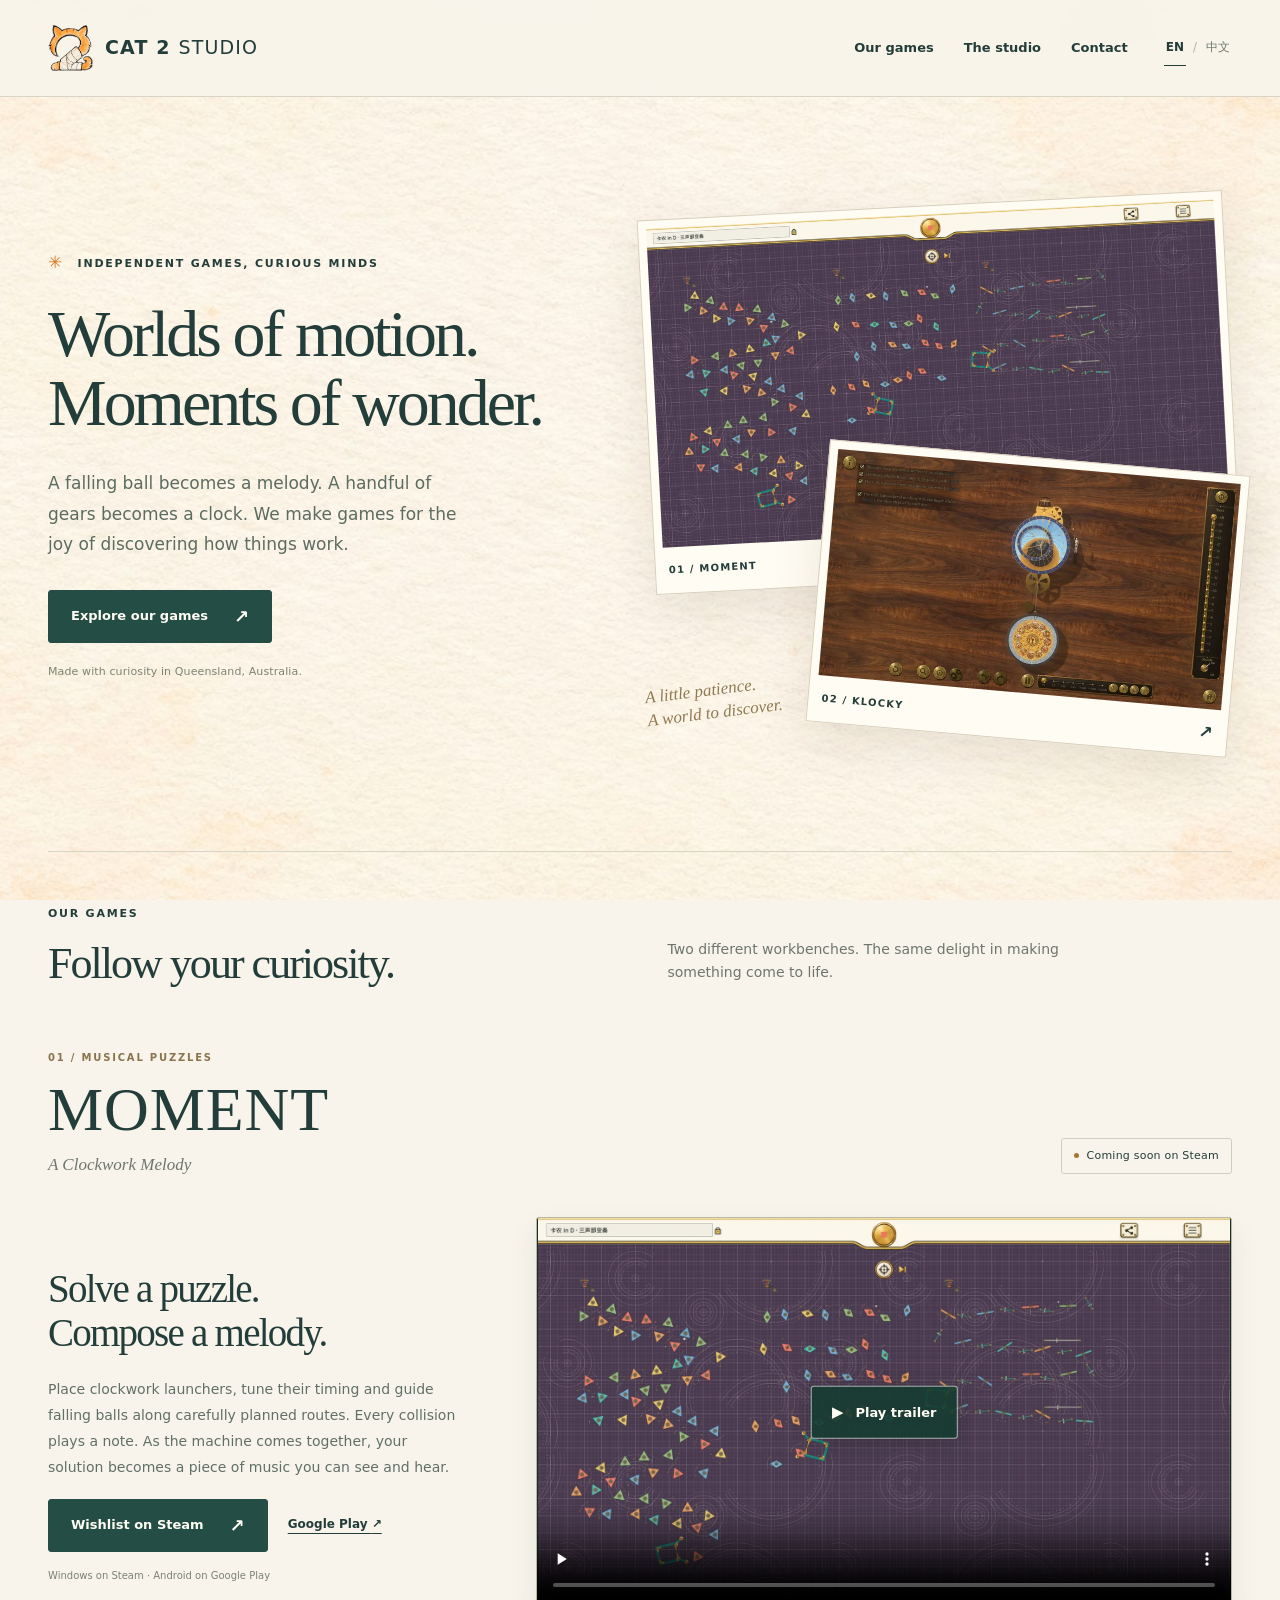
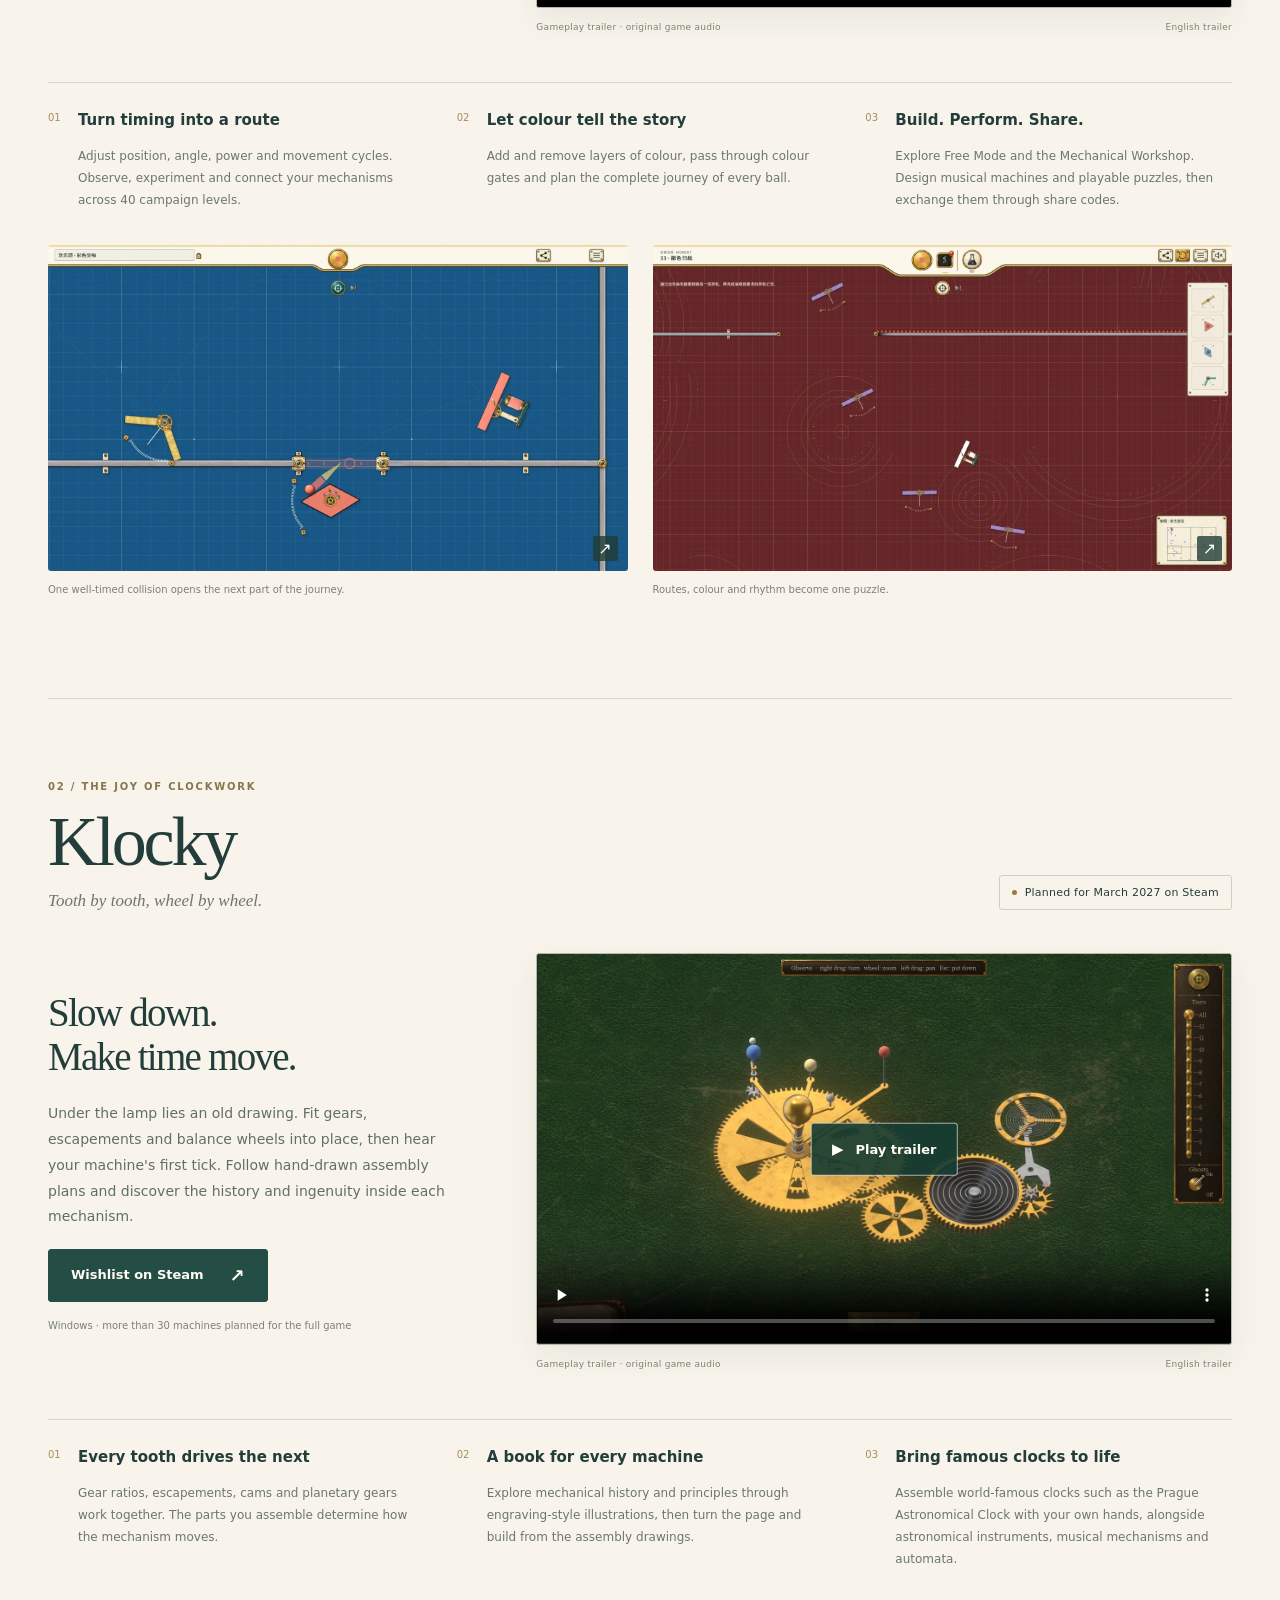
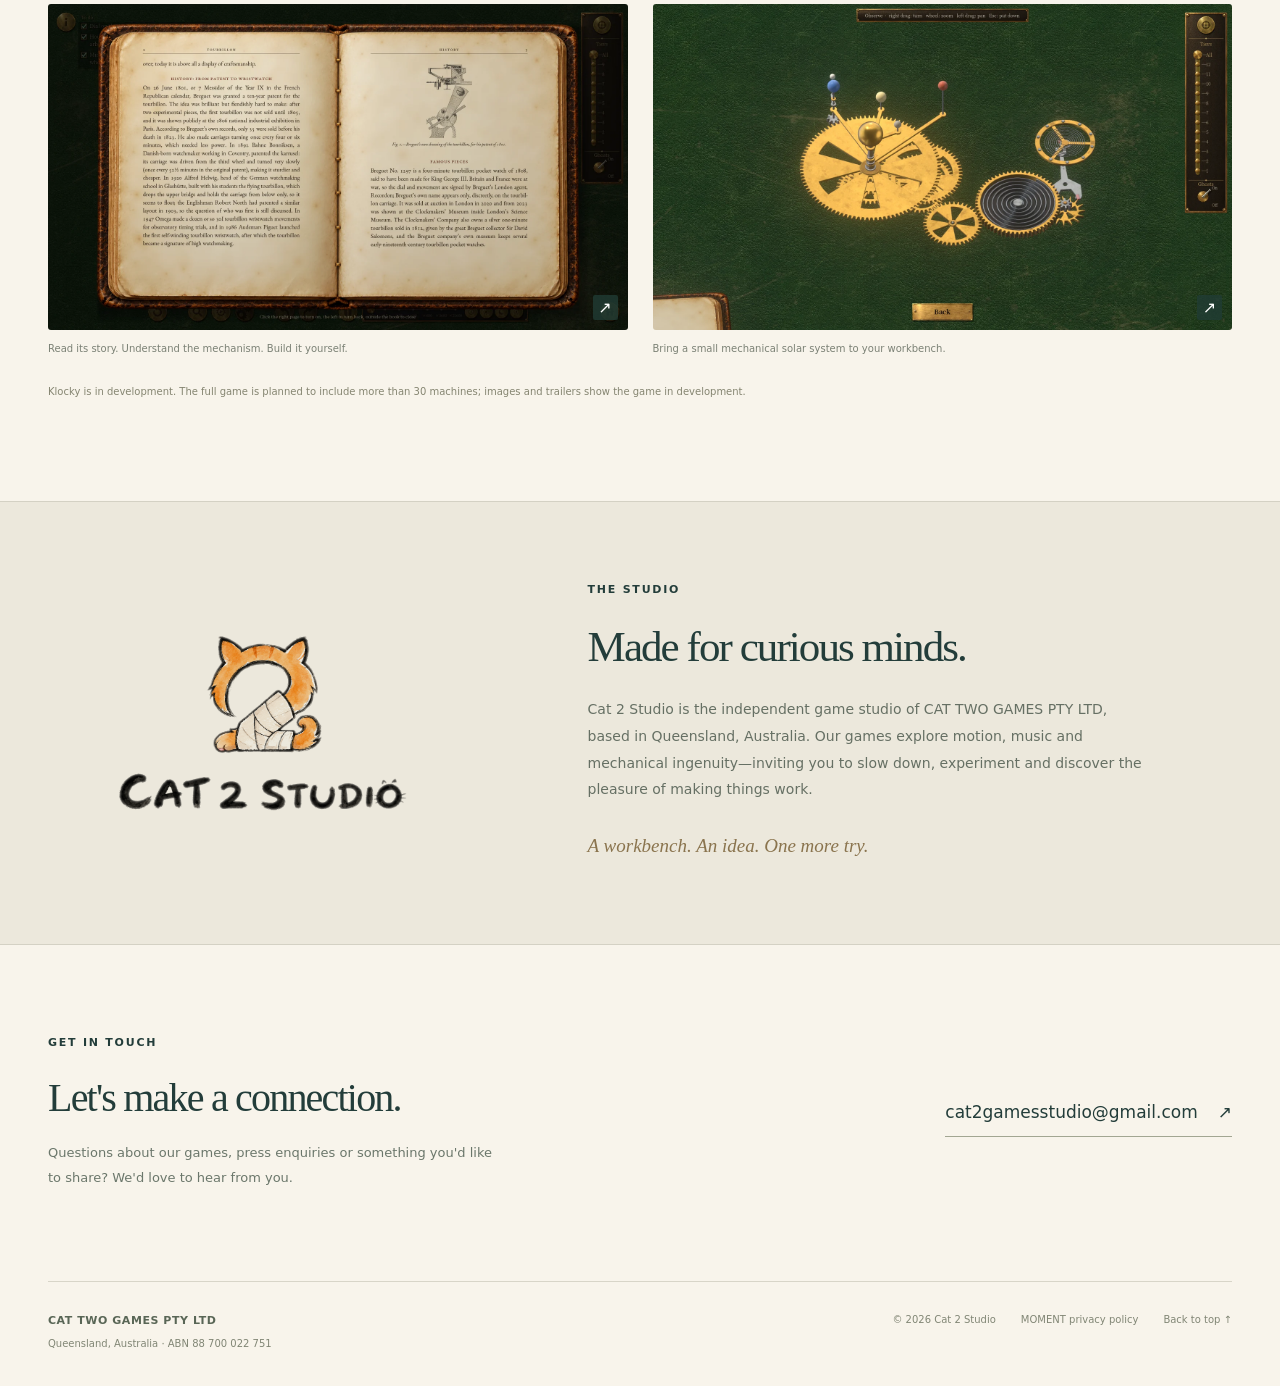
<file: index.html>
<!doctype html>
<html lang="en">
<head>
<meta charset="utf-8"><meta name="viewport" content="width=device-width, initial-scale=1">
<meta name="theme-color" content="#f8f4eb">
<title>Cat 2 Studio — MOMENT &amp; Klocky</title>
<meta name="description" content="Discover MOMENT: A Clockwork Melody and Klocky, games about motion, music and mechanical ingenuity from an independent Australian studio.">
<link rel="canonical" href="https://cattwogames.com/">
<meta property="og:type" content="website"><meta property="og:title" content="Cat 2 Studio — MOMENT &amp; Klocky">
<meta property="og:description" content="Worlds of motion. Moments of wonder. Discover our games and watch the trailers.">
<meta property="og:image" content="https://cattwogames.com/assets/logo.png"><meta property="og:url" content="https://cattwogames.com/">
<link rel="icon" href="/favicon.ico" sizes="any"><link rel="icon" type="image/png" href="/favicon.png">
<link rel="apple-touch-icon" href="/assets/apple-touch-icon.png">
<link rel="stylesheet" href="/styles.css"><script defer src="/site.js"></script>
<script type="application/ld+json">{"@context":"https://schema.org","@type":"Organization","name":"Cat 2 Studio","legalName":"CAT TWO GAMES PTY LTD","url":"https://cattwogames.com/","logo":"https://cattwogames.com/assets/logo.png","email":"cat2gamesstudio@gmail.com","address":{"@type":"PostalAddress","addressRegion":"Queensland","addressCountry":"AU"}}</script>
</head>
<body>
<a class="skip-link" href="#main" data-i18n="skip">Skip to content</a>
<header class="site-header"><div class="header-inner wrap">
<a class="brand" href="#top" aria-label="Cat 2 Studio home"><img src="/assets/logo-mark.png" alt="" width="48" height="49"><span>CAT 2 <b>STUDIO</b></span></a>
<nav aria-label="Main navigation" data-i18n-aria="navLabel"><a href="#games" data-i18n="navGames">Our games</a><a href="#studio" data-i18n="navStudio">The studio</a><a href="#contact" data-i18n="navContact">Contact</a></nav>
<div class="language-switch" role="group" aria-label="Language"><button type="button" data-lang="en" aria-pressed="true" lang="en">EN</button><span aria-hidden="true">/</span><button type="button" data-lang="zh" aria-pressed="false" lang="zh-Hans">中文</button></div>
</div></header>
<main id="main">
<section class="hero wrap" id="top" aria-labelledby="hero-title">
<div class="hero-copy"><p class="eyebrow"><span class="tiny-star" aria-hidden="true">✳</span> <span data-i18n="heroEyebrow">INDEPENDENT GAMES, CURIOUS MINDS</span></p>
<h1 id="hero-title" data-i18n="heroTitle">Worlds of motion.
Moments of wonder.</h1>
<p class="hero-description" data-i18n="heroDescription">A falling ball becomes a melody. A handful of gears becomes a clock. We make games for the joy of discovering how things work.</p>
<a class="button" href="#games"><span data-i18n="exploreGames">Explore our games</span><span aria-hidden="true">↗</span></a>
<p class="hero-location" data-i18n="heroLocation">Made with curiosity in Queensland, Australia.</p></div>
<div class="hero-art" aria-label="Our games" data-i18n-aria="heroArtLabel">
<a class="hero-shot hero-shot-moment" href="#moment"><img src="/assets/games/moment-cover.webp" alt="MOMENT's musical clockwork arrangement on a violet blueprint" data-i18n-alt="momentCoverAlt" width="1600" height="900" fetchpriority="high"><span class="shot-label"><span>01 / MOMENT</span><span aria-hidden="true">↗</span></span></a>
<a class="hero-shot hero-shot-klocky" href="#klocky"><img src="/assets/games/klocky-cover-small.webp" alt="The Prague Astronomical Clock assembled in Klocky" data-i18n-alt="klockyCoverAlt" width="720" height="405"><span class="shot-label"><span>02 / KLOCKY</span><span aria-hidden="true">↗</span></span></a>
<span class="hero-note" data-i18n="heroNote">A little patience.
A world to discover.</span></div>
</section>
<section class="games wrap" id="games" aria-labelledby="games-title">
<div class="section-heading"><p class="eyebrow" data-i18n="gamesEyebrow">OUR GAMES</p><h2 id="games-title" data-i18n="gamesTitle">Follow your curiosity.</h2><p data-i18n="gamesIntro">Two different workbenches. The same delight in making something come to life.</p></div>

<article class="game game-moment" id="moment" aria-labelledby="moment-title">
<div class="game-heading"><div><p class="game-index" data-i18n="momentGenre">01 / MUSICAL PUZZLES</p><h2 id="moment-title">MOMENT</h2><p class="game-subtitle" data-i18n="momentSubtitle">A Clockwork Melody</p></div><div class="game-status"><span class="status-dot" aria-hidden="true"></span><span data-i18n="momentStatus">Coming soon on Steam</span></div></div>
<div class="game-intro"><div><h3 data-i18n="momentLead">Solve a puzzle.
Compose a melody.</h3><p data-i18n="momentDescription">Place clockwork launchers, tune their timing and guide falling balls along carefully planned routes. Every collision plays a note. As the machine comes together, your solution becomes a piece of music you can see and hear.</p>
<div class="game-links"><a class="button" href="https://store.steampowered.com/app/5375520/" target="_blank" rel="noopener"><span data-i18n="steamWishlist">Wishlist on Steam</span><span aria-hidden="true">↗</span></a><a class="text-link" href="https://play.google.com/store/apps/details?id=com.cattwo.moment" target="_blank" rel="noopener">Google Play <span aria-hidden="true">↗</span></a></div>
<p class="platform-note" data-i18n="momentPlatforms">Windows on Steam · Android on Google Play</p></div>
<figure class="trailer"><div class="video-shell"><video controls playsinline preload="none" poster="/assets/games/moment-cover.webp" width="1280" height="720" data-game="moment" aria-label="MOMENT gameplay trailer" data-i18n-aria="momentVideoLabel"><source src="/assets/games/moment-en.mp4" type="video/mp4"><p data-i18n="videoFallback">Please visit the game's Steam page if your browser cannot play this video.</p></video><button type="button" class="video-play" data-play="moment" aria-label="Play MOMENT trailer" data-i18n-aria="momentPlayLabel"><span aria-hidden="true">▶</span><span data-i18n="playTrailer">Play trailer</span></button></div><figcaption><span data-i18n="gameplayTrailer">Gameplay trailer · original game audio</span><span class="media-language" data-i18n="videoLanguage">English trailer</span></figcaption><p class="video-error" hidden data-i18n="videoError">The video could not load. You can also watch the trailer on the Steam page linked beside it.</p></figure></div>
<div class="feature-row">
<div><span class="feature-number">01</span><h4 data-i18n="momentFeature1Title">Turn timing into a route</h4><p data-i18n="momentFeature1">Adjust position, angle, power and movement cycles. Observe, experiment and connect your mechanisms across 40 campaign levels.</p></div>
<div><span class="feature-number">02</span><h4 data-i18n="momentFeature2Title">Let colour tell the story</h4><p data-i18n="momentFeature2">Add and remove layers of colour, pass through colour gates and plan the complete journey of every ball.</p></div>
<div><span class="feature-number">03</span><h4 data-i18n="momentFeature3Title">Build. Perform. Share.</h4><p data-i18n="momentFeature3">Explore Free Mode and the Mechanical Workshop. Design musical machines and playable puzzles, then exchange them through share codes.</p></div></div>
<div class="gallery">
<figure><button type="button" class="gallery-button" data-full="/assets/games/moment-timing.webp" aria-label="Enlarge MOMENT timing screenshot" data-i18n-aria="momentTimingZoom"><img src="/assets/games/moment-timing.webp" alt="Launchers connecting a ball's path across a blue clockwork puzzle" data-i18n-alt="momentTimingAlt" loading="lazy" width="1600" height="900"><span class="expand-icon" aria-hidden="true">↗</span></button><figcaption data-i18n="momentTimingCaption">One well-timed collision opens the next part of the journey.</figcaption></figure>
<figure><button type="button" class="gallery-button" data-full="/assets/games/moment-colour.webp" aria-label="Enlarge MOMENT colour screenshot" data-i18n-aria="momentColourZoom"><img src="/assets/games/moment-colour.webp" alt="A burgundy puzzle with launchers, colour mechanisms and receivers" data-i18n-alt="momentColourAlt" loading="lazy" width="1600" height="900"><span class="expand-icon" aria-hidden="true">↗</span></button><figcaption data-i18n="momentColourCaption">Routes, colour and rhythm become one puzzle.</figcaption></figure>
</div></article>

<article class="game game-klocky" id="klocky" aria-labelledby="klocky-title">
<div class="game-heading"><div><p class="game-index" data-i18n="klockyGenre">02 / THE JOY OF CLOCKWORK</p><h2 id="klocky-title">Klocky</h2><p class="game-subtitle" data-i18n="klockySubtitle">Tooth by tooth, wheel by wheel.</p></div><div class="game-status"><span class="status-dot" aria-hidden="true"></span><span data-i18n="klockyStatus">Planned for March 2027 on Steam</span></div></div>
<div class="game-intro"><div><h3 data-i18n="klockyLead">Slow down.
Make time move.</h3><p data-i18n="klockyDescription">Under the lamp lies an old drawing. Fit gears, escapements and balance wheels into place, then hear your machine's first tick. Follow hand-drawn assembly plans and discover the history and ingenuity inside each mechanism.</p>
<a class="button" href="https://store.steampowered.com/app/5428130/Klocky/" target="_blank" rel="noopener"><span data-i18n="steamWishlist">Wishlist on Steam</span><span aria-hidden="true">↗</span></a><p class="platform-note" data-i18n="klockyPlatforms">Windows · more than 30 machines planned for the full game</p></div>
<figure class="trailer"><div class="video-shell"><video controls playsinline preload="none" poster="/assets/games/klocky-orrery.webp" width="1280" height="720" data-game="klocky" aria-label="Klocky gameplay trailer" data-i18n-aria="klockyVideoLabel"><source src="/assets/games/klocky-en.mp4" type="video/mp4"><p data-i18n="videoFallback">Please visit the game's Steam page if your browser cannot play this video.</p></video><button type="button" class="video-play" data-play="klocky" aria-label="Play Klocky trailer" data-i18n-aria="klockyPlayLabel"><span aria-hidden="true">▶</span><span data-i18n="playTrailer">Play trailer</span></button></div><figcaption><span data-i18n="gameplayTrailer">Gameplay trailer · original game audio</span><span class="media-language" data-i18n="videoLanguage">English trailer</span></figcaption><p class="video-error" hidden data-i18n="videoError">The video could not load. You can also watch the trailer on the Steam page linked beside it.</p></figure></div>
<div class="feature-row">
<div><span class="feature-number">01</span><h4 data-i18n="klockyFeature1Title">Every tooth drives the next</h4><p data-i18n="klockyFeature1">Gear ratios, escapements, cams and planetary gears work together. The parts you assemble determine how the mechanism moves.</p></div>
<div><span class="feature-number">02</span><h4 data-i18n="klockyFeature2Title">A book for every machine</h4><p data-i18n="klockyFeature2">Explore mechanical history and principles through engraving-style illustrations, then turn the page and build from the assembly drawings.</p></div>
<div><span class="feature-number">03</span><h4 data-i18n="klockyFeature3Title">Bring famous clocks to life</h4><p data-i18n="klockyFeature3">Assemble world-famous clocks such as the Prague Astronomical Clock with your own hands, alongside astronomical instruments, musical mechanisms and automata.</p></div></div>
<div class="gallery">
<figure><button type="button" class="gallery-button" data-full="/assets/games/klocky-book.webp" aria-label="Enlarge Klocky history book screenshot" data-i18n-aria="klockyBookZoom"><img src="/assets/games/klocky-book.webp" alt="An open history book with an engraving-style drawing of a tourbillon" data-i18n-alt="klockyBookAlt" loading="lazy" width="1600" height="900"><span class="expand-icon" aria-hidden="true">↗</span></button><figcaption data-i18n="klockyBookCaption">Read its story. Understand the mechanism. Build it yourself.</figcaption></figure>
<figure><button type="button" class="gallery-button" data-full="/assets/games/klocky-orrery.webp" aria-label="Enlarge Klocky orrery screenshot" data-i18n-aria="klockyOrreryZoom"><img src="/assets/games/klocky-orrery.webp" alt="A brass orrery's gears, planetary arms and sun on a green workbench" data-i18n-alt="klockyOrreryAlt" loading="lazy" width="1600" height="900"><span class="expand-icon" aria-hidden="true">↗</span></button><figcaption data-i18n="klockyOrreryCaption">Bring a small mechanical solar system to your workbench.</figcaption></figure>
</div><p class="development-note" data-i18n="developmentNote">Klocky is in development. The full game is planned to include more than 30 machines; images and trailers show the game in development.</p></article>
</section>

<section class="studio-section" id="studio" aria-labelledby="studio-title"><div class="studio-inner wrap">
<div class="studio-logo"><img src="/assets/logo.png" alt="Cat 2 Studio" loading="lazy" width="826" height="509"></div>
<div class="studio-copy"><p class="eyebrow" data-i18n="studioEyebrow">THE STUDIO</p><h2 id="studio-title" data-i18n="studioTitle">Made for curious minds.</h2><p data-i18n="studioDescription">Cat 2 Studio is the independent game studio of CAT TWO GAMES PTY LTD, based in Queensland, Australia. Our games explore motion, music and mechanical ingenuity—inviting you to slow down, experiment and discover the pleasure of making things work.</p><p class="studio-signoff" data-i18n="studioSignoff">A workbench. An idea. One more try.</p></div>
</div></section>
<section class="contact wrap" id="contact" aria-labelledby="contact-title"><div><p class="eyebrow" data-i18n="contactEyebrow">GET IN TOUCH</p><h2 id="contact-title" data-i18n="contactTitle">Let's make a connection.</h2><p data-i18n="contactDescription">Questions about our games, press enquiries or something you'd like to share? We'd love to hear from you.</p></div><a class="contact-email" href="mailto:cat2gamesstudio@gmail.com">cat2gamesstudio@gmail.com <span aria-hidden="true">↗</span></a></section>
</main>
<footer class="site-footer wrap"><div><strong>CAT TWO GAMES PTY LTD</strong><p data-i18n="legalLocation">Queensland, Australia · ABN 88 700 022 751</p></div><div class="footer-links"><span>© 2026 Cat 2 Studio</span><a href="/privacy.html" data-i18n="privacy">MOMENT privacy policy</a><a href="#top" data-i18n="backTop">Back to top ↑</a></div></footer>
<dialog class="image-dialog" id="image-dialog" aria-label="Game screenshot" aria-describedby="image-caption" data-i18n-aria="dialogLabel"><button class="dialog-close" type="button" aria-label="Close screenshot" data-i18n-aria="closeScreenshot">×</button><img id="expanded-image" alt=""><p id="image-caption"></p></dialog>
</body>
</html>
</file>
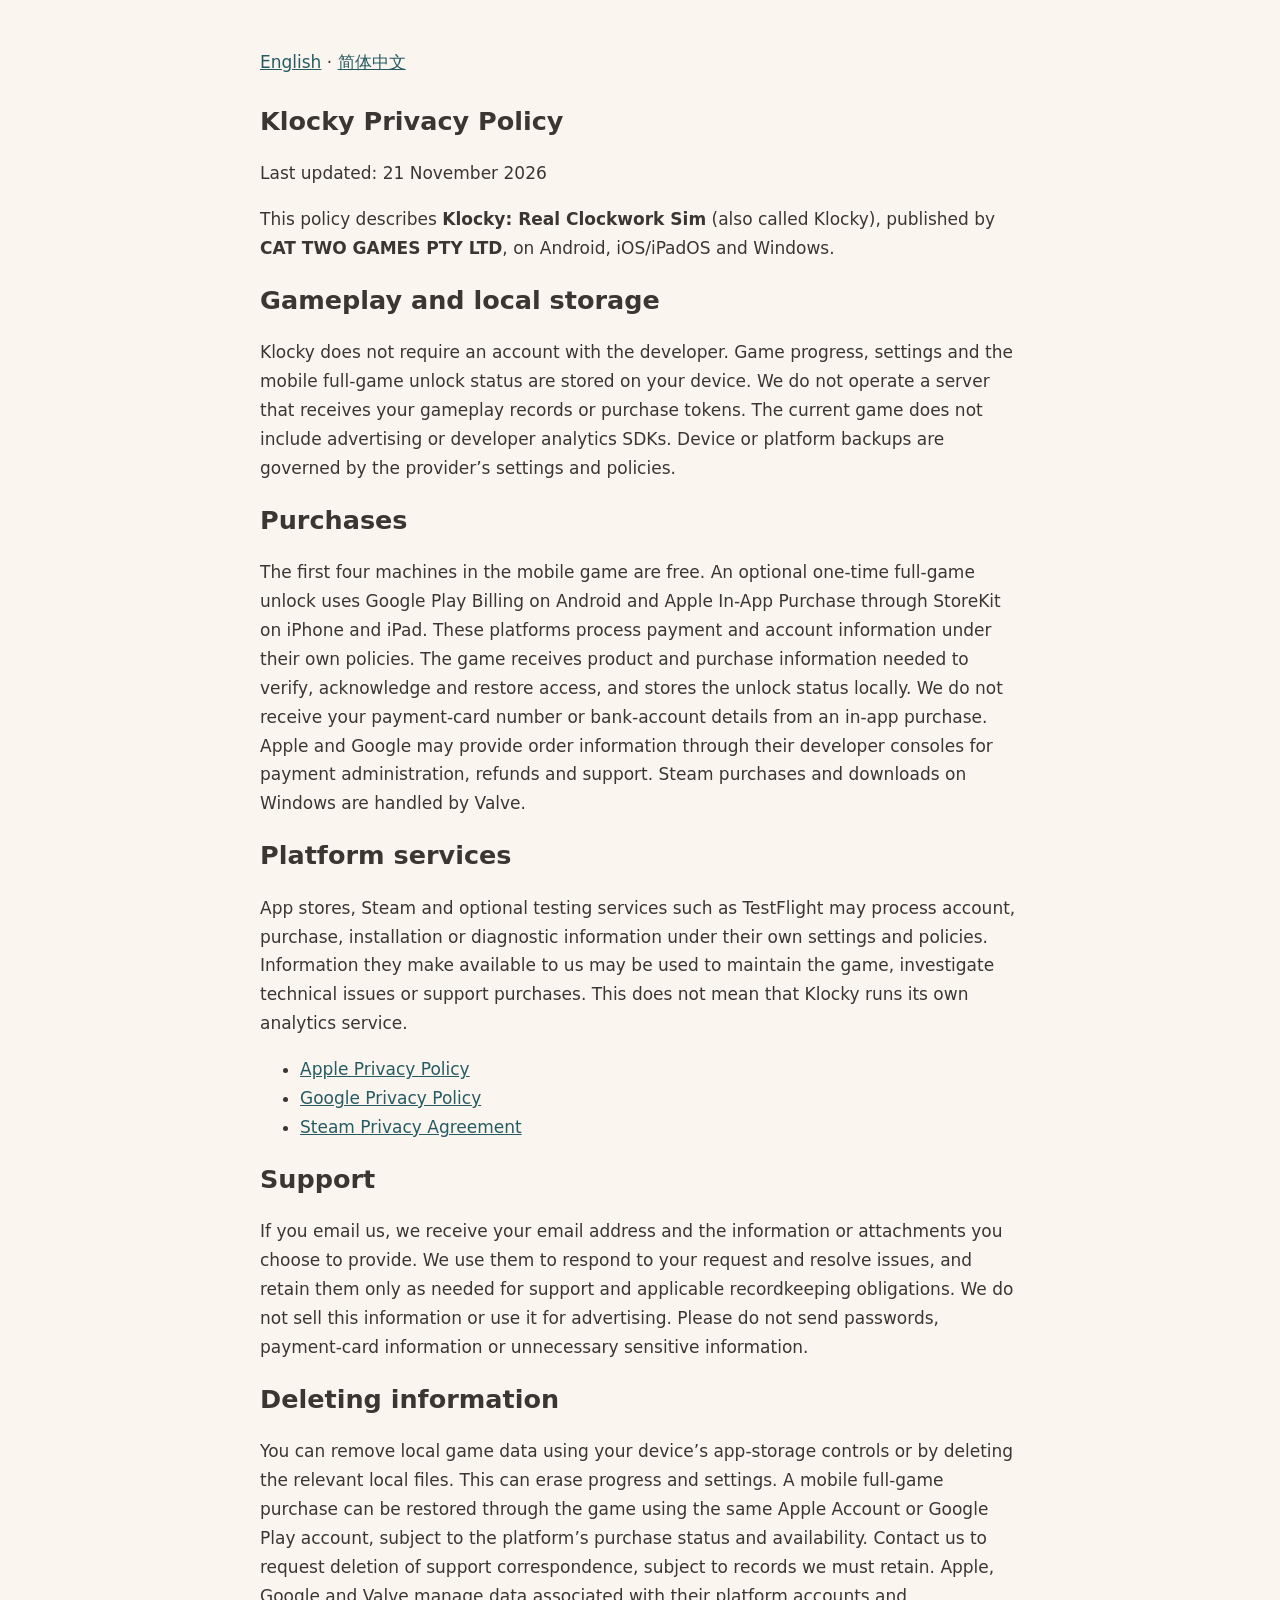
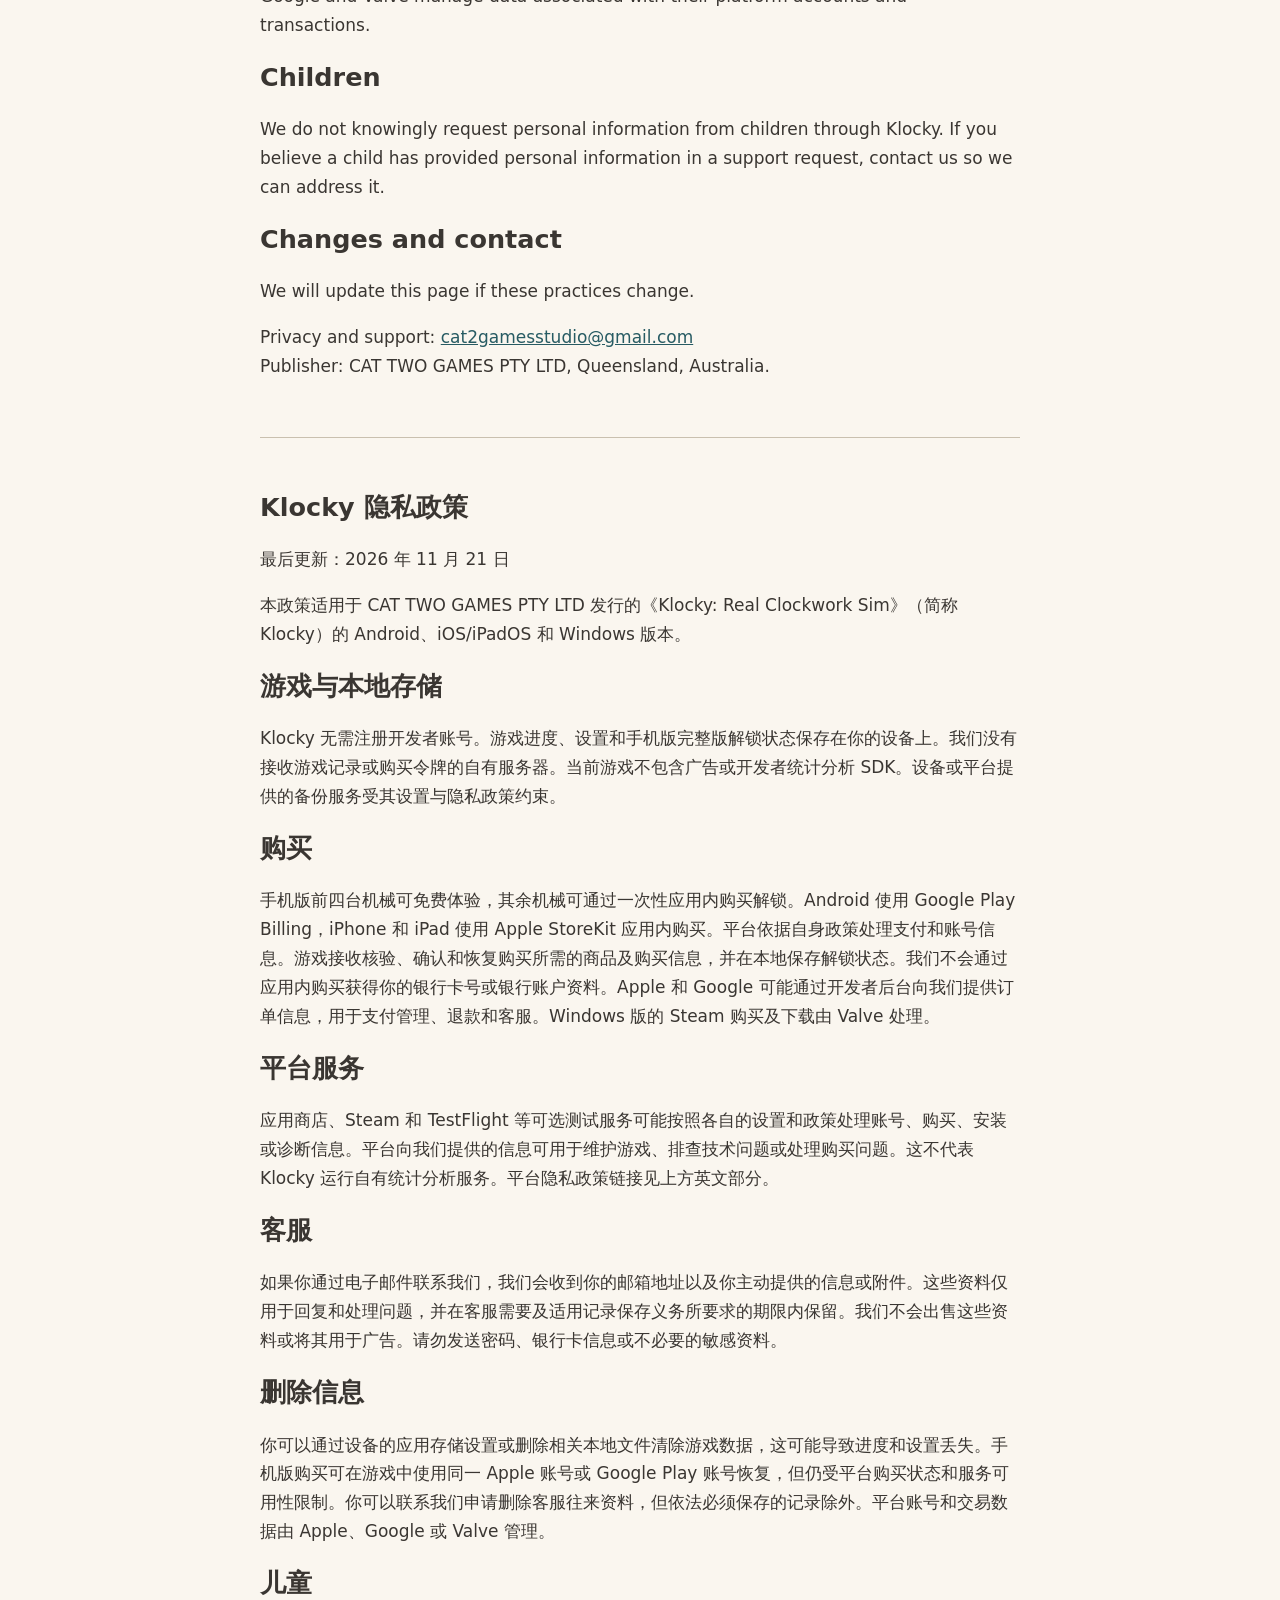
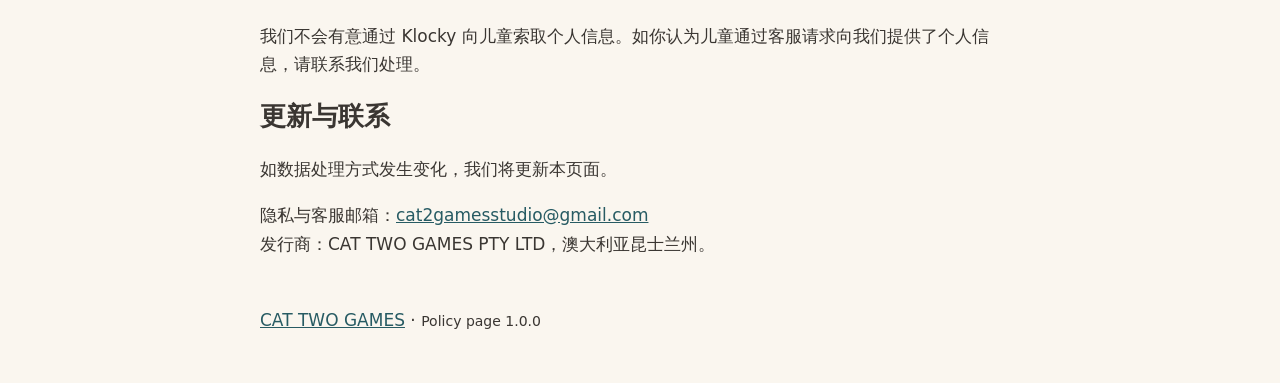
<file: klocky-privacy.html>
<!doctype html>
<html lang="en">
<head>
<meta charset="utf-8">
<meta name="viewport" content="width=device-width,initial-scale=1">
<meta name="description" content="Privacy policy for Klocky: Real Clockwork Sim on Android, iPhone, iPad and Windows, published by CAT TWO GAMES PTY LTD.">
<meta name="version" content="1.0.0">
<title>Klocky Privacy Policy — CAT TWO GAMES</title>
<style>body{max-width:760px;margin:48px auto;padding:0 24px;background:#faf6ef;color:#3a3632;font:17px/1.7 system-ui,sans-serif}h1,h2{line-height:1.3}a{color:#275b63}footer{margin-top:48px}section+section{margin-top:56px;border-top:1px solid #c9c0af;padding-top:32px}nav{margin-bottom:28px}small{font-size:.875rem}</style>
</head>
<body>
<nav aria-label="Language"><a href="#english">English</a> · <a href="#chinese" lang="zh-Hans">简体中文</a></nav>
<main>
<section id="english" lang="en">
<h1>Klocky Privacy Policy</h1>
<p>Last updated: 21 November 2026</p>
<p>This policy describes <strong>Klocky: Real Clockwork Sim</strong> (also called Klocky), published by <strong>CAT TWO GAMES PTY LTD</strong>, on Android, iOS/iPadOS and Windows.</p>
<h2>Gameplay and local storage</h2>
<p>Klocky does not require an account with the developer. Game progress, settings and the mobile full-game unlock status are stored on your device. We do not operate a server that receives your gameplay records or purchase tokens. The current game does not include advertising or developer analytics SDKs. Device or platform backups are governed by the provider’s settings and policies.</p>
<h2>Purchases</h2>
<p>The first four machines in the mobile game are free. An optional one-time full-game unlock uses Google Play Billing on Android and Apple In-App Purchase through StoreKit on iPhone and iPad. These platforms process payment and account information under their own policies. The game receives product and purchase information needed to verify, acknowledge and restore access, and stores the unlock status locally. We do not receive your payment-card number or bank-account details from an in-app purchase. Apple and Google may provide order information through their developer consoles for payment administration, refunds and support. Steam purchases and downloads on Windows are handled by Valve.</p>
<h2>Platform services</h2>
<p>App stores, Steam and optional testing services such as TestFlight may process account, purchase, installation or diagnostic information under their own settings and policies. Information they make available to us may be used to maintain the game, investigate technical issues or support purchases. This does not mean that Klocky runs its own analytics service.</p>
<ul><li><a href="https://www.apple.com/legal/privacy/">Apple Privacy Policy</a></li><li><a href="https://policies.google.com/privacy">Google Privacy Policy</a></li><li><a href="https://store.steampowered.com/privacy_agreement/">Steam Privacy Agreement</a></li></ul>
<h2>Support</h2>
<p>If you email us, we receive your email address and the information or attachments you choose to provide. We use them to respond to your request and resolve issues, and retain them only as needed for support and applicable recordkeeping obligations. We do not sell this information or use it for advertising. Please do not send passwords, payment-card information or unnecessary sensitive information.</p>
<h2>Deleting information</h2>
<p>You can remove local game data using your device’s app-storage controls or by deleting the relevant local files. This can erase progress and settings. A mobile full-game purchase can be restored through the game using the same Apple Account or Google Play account, subject to the platform’s purchase status and availability. Contact us to request deletion of support correspondence, subject to records we must retain. Apple, Google and Valve manage data associated with their platform accounts and transactions.</p>
<h2>Children</h2>
<p>We do not knowingly request personal information from children through Klocky. If you believe a child has provided personal information in a support request, contact us so we can address it.</p>
<h2>Changes and contact</h2>
<p>We will update this page if these practices change.</p>
<p>Privacy and support: <a href="mailto:cat2gamesstudio@gmail.com">cat2gamesstudio@gmail.com</a><br>Publisher: CAT TWO GAMES PTY LTD, Queensland, Australia.</p>
</section>
<section id="chinese" lang="zh-Hans">
<h1>Klocky 隐私政策</h1>
<p>最后更新：2026 年 11 月 21 日</p>
<p>本政策适用于 CAT TWO GAMES PTY LTD 发行的《Klocky: Real Clockwork Sim》（简称 Klocky）的 Android、iOS/iPadOS 和 Windows 版本。</p>
<h2>游戏与本地存储</h2>
<p>Klocky 无需注册开发者账号。游戏进度、设置和手机版完整版解锁状态保存在你的设备上。我们没有接收游戏记录或购买令牌的自有服务器。当前游戏不包含广告或开发者统计分析 SDK。设备或平台提供的备份服务受其设置与隐私政策约束。</p>
<h2>购买</h2>
<p>手机版前四台机械可免费体验，其余机械可通过一次性应用内购买解锁。Android 使用 Google Play Billing，iPhone 和 iPad 使用 Apple StoreKit 应用内购买。平台依据自身政策处理支付和账号信息。游戏接收核验、确认和恢复购买所需的商品及购买信息，并在本地保存解锁状态。我们不会通过应用内购买获得你的银行卡号或银行账户资料。Apple 和 Google 可能通过开发者后台向我们提供订单信息，用于支付管理、退款和客服。Windows 版的 Steam 购买及下载由 Valve 处理。</p>
<h2>平台服务</h2>
<p>应用商店、Steam 和 TestFlight 等可选测试服务可能按照各自的设置和政策处理账号、购买、安装或诊断信息。平台向我们提供的信息可用于维护游戏、排查技术问题或处理购买问题。这不代表 Klocky 运行自有统计分析服务。平台隐私政策链接见上方英文部分。</p>
<h2>客服</h2>
<p>如果你通过电子邮件联系我们，我们会收到你的邮箱地址以及你主动提供的信息或附件。这些资料仅用于回复和处理问题，并在客服需要及适用记录保存义务所要求的期限内保留。我们不会出售这些资料或将其用于广告。请勿发送密码、银行卡信息或不必要的敏感资料。</p>
<h2>删除信息</h2>
<p>你可以通过设备的应用存储设置或删除相关本地文件清除游戏数据，这可能导致进度和设置丢失。手机版购买可在游戏中使用同一 Apple 账号或 Google Play 账号恢复，但仍受平台购买状态和服务可用性限制。你可以联系我们申请删除客服往来资料，但依法必须保存的记录除外。平台账号和交易数据由 Apple、Google 或 Valve 管理。</p>
<h2>儿童</h2>
<p>我们不会有意通过 Klocky 向儿童索取个人信息。如你认为儿童通过客服请求向我们提供了个人信息，请联系我们处理。</p>
<h2>更新与联系</h2>
<p>如数据处理方式发生变化，我们将更新本页面。</p>
<p>隐私与客服邮箱：<a href="mailto:cat2gamesstudio@gmail.com">cat2gamesstudio@gmail.com</a><br>发行商：CAT TWO GAMES PTY LTD，澳大利亚昆士兰州。</p>
</section>
</main>
<footer><a href="/">CAT TWO GAMES</a> · <small>Policy page 1.0.0</small></footer>
</body>
</html>
</file>
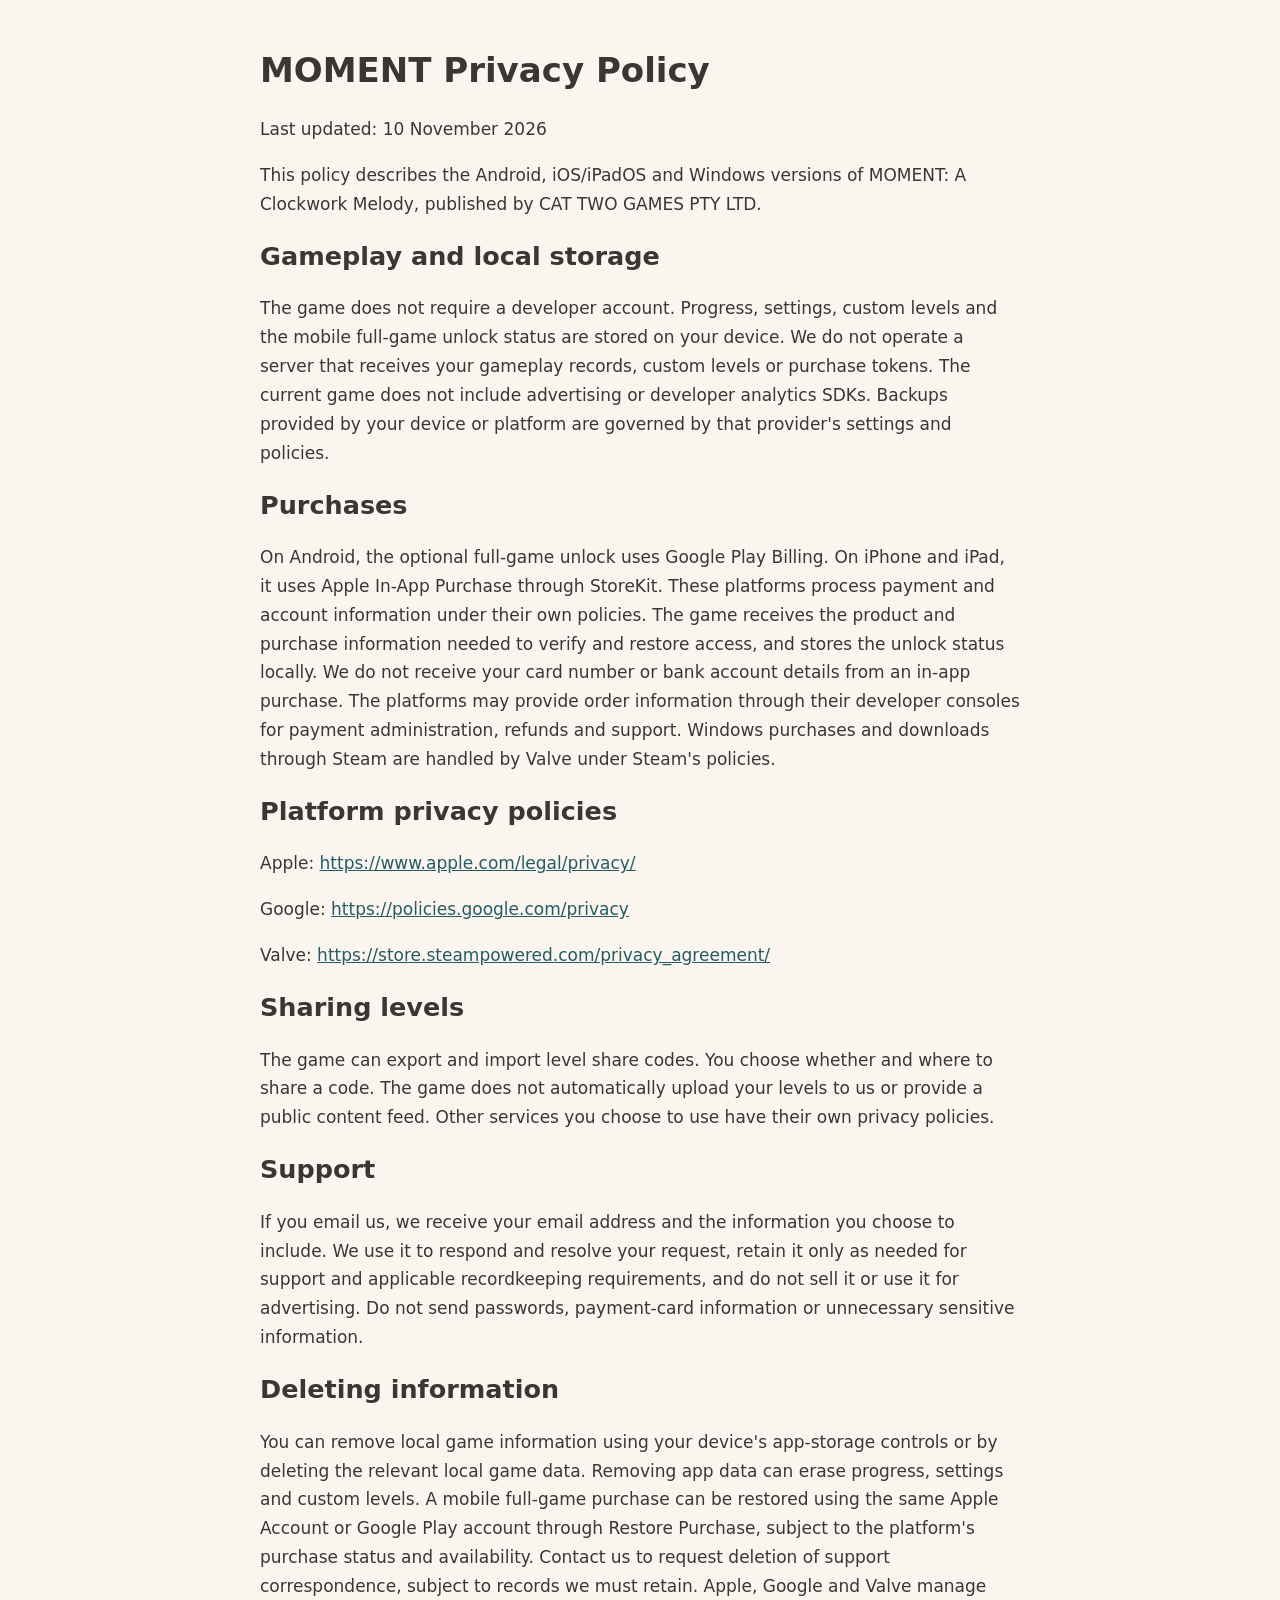
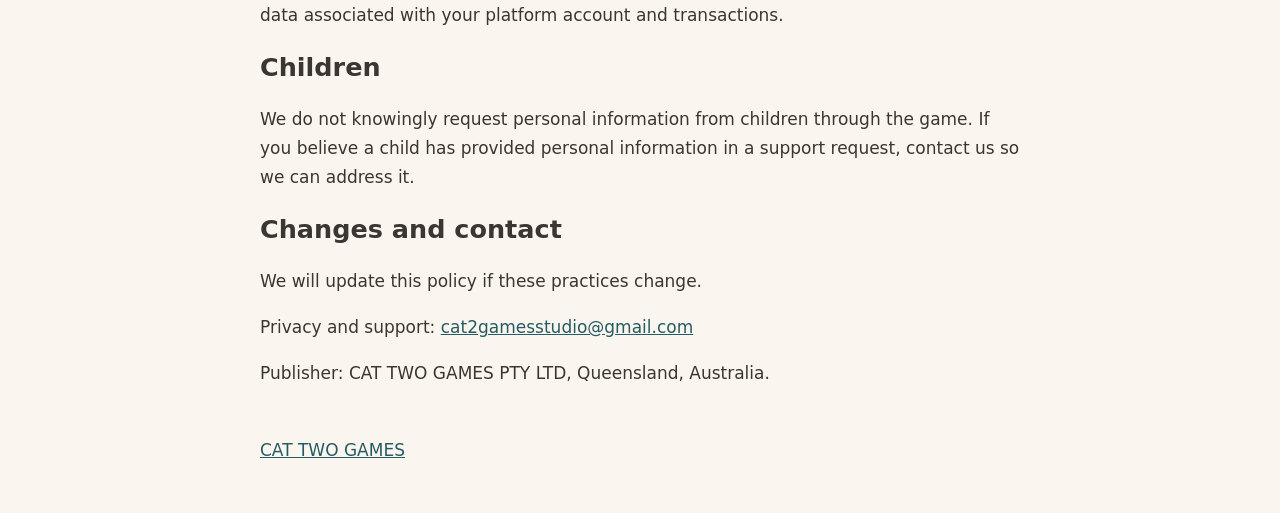
<file: privacy.html>
<!doctype html>
<html lang="en">
<head>
<meta charset="utf-8"><meta name="viewport" content="width=device-width,initial-scale=1">
<title>MOMENT Privacy Policy — CAT TWO GAMES</title>
<style>body{max-width:760px;margin:48px auto;padding:0 24px;background:#faf6ef;color:#3a3632;font:17px/1.7 system-ui,sans-serif}h1,h2{line-height:1.3}a{color:#275b63}footer{margin-top:48px}</style>
</head>
<body>
<main>
<h1>MOMENT Privacy Policy</h1>
<p>Last updated: 10 November 2026</p>
<p>This policy describes the Android, iOS/iPadOS and Windows versions of MOMENT: A Clockwork Melody, published by CAT TWO GAMES PTY LTD.</p>
<h2>Gameplay and local storage</h2>
<p>The game does not require a developer account. Progress, settings, custom levels and the mobile full-game unlock status are stored on your device. We do not operate a server that receives your gameplay records, custom levels or purchase tokens. The current game does not include advertising or developer analytics SDKs. Backups provided by your device or platform are governed by that provider&#x27;s settings and policies.</p>
<h2>Purchases</h2>
<p>On Android, the optional full-game unlock uses Google Play Billing. On iPhone and iPad, it uses Apple In-App Purchase through StoreKit. These platforms process payment and account information under their own policies. The game receives the product and purchase information needed to verify and restore access, and stores the unlock status locally. We do not receive your card number or bank account details from an in-app purchase. The platforms may provide order information through their developer consoles for payment administration, refunds and support. Windows purchases and downloads through Steam are handled by Valve under Steam&#x27;s policies.</p>
<h2>Platform privacy policies</h2>
<p>Apple: <a href="https://www.apple.com/legal/privacy/">https://www.apple.com/legal/privacy/</a></p>
<p>Google: <a href="https://policies.google.com/privacy">https://policies.google.com/privacy</a></p>
<p>Valve: <a href="https://store.steampowered.com/privacy_agreement/">https://store.steampowered.com/privacy_agreement/</a></p>
<h2>Sharing levels</h2>
<p>The game can export and import level share codes. You choose whether and where to share a code. The game does not automatically upload your levels to us or provide a public content feed. Other services you choose to use have their own privacy policies.</p>
<h2>Support</h2>
<p>If you email us, we receive your email address and the information you choose to include. We use it to respond and resolve your request, retain it only as needed for support and applicable recordkeeping requirements, and do not sell it or use it for advertising. Do not send passwords, payment-card information or unnecessary sensitive information.</p>
<h2>Deleting information</h2>
<p>You can remove local game information using your device&#x27;s app-storage controls or by deleting the relevant local game data. Removing app data can erase progress, settings and custom levels. A mobile full-game purchase can be restored using the same Apple Account or Google Play account through Restore Purchase, subject to the platform&#x27;s purchase status and availability. Contact us to request deletion of support correspondence, subject to records we must retain. Apple, Google and Valve manage data associated with your platform account and transactions.</p>
<h2>Children</h2>
<p>We do not knowingly request personal information from children through the game. If you believe a child has provided personal information in a support request, contact us so we can address it.</p>
<h2>Changes and contact</h2>
<p>We will update this policy if these practices change.</p>
<p>Privacy and support: <a href="mailto:cat2gamesstudio@gmail.com">cat2gamesstudio@gmail.com</a></p>
<p>Publisher: CAT TWO GAMES PTY LTD, Queensland, Australia.</p>
</main>
<footer><a href="/">CAT TWO GAMES</a></footer>
</body>
</html>
</file>
<file: styles.css>
:root{--paper:#f8f4eb;--ink:#233d3a;--muted:#6e766c;--line:#d8d5c8;--orange:#d57a24;--green:#244d45;--serif:Georgia,"Times New Roman","Songti SC","SimSun",serif}
*{box-sizing:border-box}html{scroll-behavior:smooth;scroll-padding-top:100px}body{margin:0;background:var(--paper) url("/assets/paper-bg.jpg") center top/1800px auto fixed;color:var(--ink);font-family:"Segoe UI",system-ui,-apple-system,"PingFang SC","Microsoft YaHei",sans-serif;line-height:1.65}
button,a{-webkit-tap-highlight-color:transparent}button{font:inherit}a{color:inherit}img{display:block;max-width:100%;height:auto}figure{margin:0}.wrap{width:min(1240px,calc(100% - 96px));margin-inline:auto}
h1,h2,h3,h4,p{margin-top:0}h1,h2,h3,h4{line-height:1.12;font-weight:400}h1,h2,h3{font-family:var(--serif);letter-spacing:-.045em}p{margin-bottom:1.3em}
a:focus-visible,button:focus-visible,video:focus-visible{outline:3px solid var(--orange);outline-offset:5px}.skip-link{position:fixed;left:20px;top:-80px;padding:12px 20px;background:var(--ink);color:white;z-index:30}.skip-link:focus{top:12px}
.site-header{position:sticky;top:0;z-index:10;border-bottom:1px solid var(--line);background:rgba(248,244,235,.96);backdrop-filter:blur(12px)}.header-inner{min-height:96px;display:flex;align-items:center;gap:36px}
.brand{display:flex;align-items:center;gap:12px;text-decoration:none;flex-shrink:0}.brand img{width:45px;height:46px;object-fit:contain}.brand span{font-size:19px;letter-spacing:.06em;font-weight:700}.brand b{font-weight:400}
.site-header nav{display:flex;gap:30px;margin-left:auto}.site-header nav a{font-size:13px;font-weight:600;text-decoration:none}.site-header nav a:hover,.text-link:hover{color:#a9581e}
.language-switch{display:flex;align-items:center;gap:7px;font-size:12px;white-space:nowrap}.language-switch span{color:#b4b5a8}.language-switch button{border:0;background:none;padding:8px 2px;color:#71796f;cursor:pointer}.language-switch button[aria-pressed=true]{color:var(--ink);font-weight:750;border-bottom:1px solid var(--ink)}
.hero{display:grid;grid-template-columns:.95fr 1.05fr;gap:68px;align-items:center;padding-top:108px;padding-bottom:66px;min-height:680px}.eyebrow{font-size:11px;letter-spacing:.16em;font-weight:700;line-height:1.5;margin-bottom:25px}.tiny-star{color:var(--orange);margin-right:8px;font-size:17px;vertical-align:-1px}
.hero h1{font-size:clamp(48px,5.15vw,74px);white-space:pre-line;margin:0 0 30px;line-height:1.045}.hero-description{font-size:17px;line-height:1.8;max-width:420px;color:#5d6c61;margin-bottom:30px}
.button{display:inline-flex;align-items:center;justify-content:center;gap:26px;padding:13px 22px;background:var(--green);border:1px solid var(--green);color:#fffdf4;text-decoration:none;border-radius:3px;font-weight:600;font-size:13px;line-height:1.4;min-height:46px;transition:background .18s,transform .18s}.button:hover{background:#35685c;transform:translateY(-2px)}.button span:last-child{font-size:18px}.hero-location{font-size:11px;color:#7c8274;margin-top:20px;letter-spacing:.01em}
.hero-art{position:relative;padding-bottom:160px;isolation:isolate}.hero-shot{display:block;position:relative;padding:8px 8px 0;background:#fffcf3;border:1px solid #d7cebb;box-shadow:0 18px 50px #5244281c;text-decoration:none;transition:transform .25s}.hero-shot img{aspect-ratio:16/9;object-fit:cover;width:100%}
.hero-shot-moment{width:100%;transform:rotate(-3deg)}.hero-shot-moment:hover{transform:rotate(-1deg)}.hero-shot-klocky{position:absolute;bottom:0;right:-7px;width:72%;transform:rotate(5deg);z-index:1}.hero-shot-klocky:hover{transform:rotate(2deg)}.shot-label{display:flex;justify-content:space-between;align-items:center;padding:9px 5px;font-size:10px;font-weight:700;letter-spacing:.12em}.shot-label>span:last-child{font-size:17px}.hero-note{position:absolute;left:0;bottom:16px;max-width:25%;font-family:var(--serif);font-style:italic;font-size:17px;line-height:1.35;color:#8f7a52;white-space:pre-line;transform:rotate(-7deg)}
.games{padding-top:45px}.section-heading{border-top:1px solid var(--line);padding-top:54px;margin-bottom:62px;display:grid;grid-template-columns:1fr 1fr;column-gap:55px;align-items:end}.section-heading .eyebrow{grid-column:1/-1;margin-bottom:15px}.section-heading h2{font-size:44px;margin:0}.section-heading>p:last-child{font-size:14px;max-width:420px;color:var(--muted);margin:0 0 4px}
.game{scroll-margin-top:125px;padding-bottom:100px}.game+.game{border-top:1px solid var(--line);padding-top:80px}.game-heading{display:flex;justify-content:space-between;align-items:flex-end;gap:30px;margin-bottom:38px}.game-index{font-size:10px;letter-spacing:.18em;color:#8a744d;font-weight:700;margin-bottom:13px}.game-heading h2{font-size:70px;line-height:.95;letter-spacing:-.045em;margin-bottom:12px}.game-moment .game-heading h2{letter-spacing:.015em;font-size:62px}.game-subtitle{font-size:17px;color:var(--muted);margin-bottom:0;font-family:var(--serif);font-style:italic}
.game-status{font-size:11px;letter-spacing:.02em;display:flex;align-items:center;gap:8px;padding:9px 12px;border:1px solid #cfcfbf;border-radius:3px;line-height:1.4;margin-bottom:5px;flex-shrink:0}.status-dot{height:5px;width:5px;border-radius:50%;background:#a57635;flex-shrink:0}
.game-intro{display:grid;grid-template-columns:.76fr 1.24fr;gap:62px;align-items:center}.game-intro h3{font-size:39px;white-space:pre-line;line-height:1.13;margin-bottom:22px}.game-intro p{font-size:14px;color:#617067;line-height:1.85;max-width:410px}.game-links{display:flex;gap:20px;align-items:center;flex-wrap:wrap}.text-link{font-size:12px;text-underline-offset:5px;font-weight:600}.game-intro .platform-note{font-size:10px;line-height:1.6;margin:16px 0 0;color:#7b8175}
.trailer video{display:block;width:100%;height:auto;aspect-ratio:16/9;background:#172e28;border:1px solid #b8b6a4;border-radius:3px;box-shadow:0 12px 32px #233d3a12}.trailer figcaption{display:flex;justify-content:space-between;gap:12px;font-size:9px;color:#808574;line-height:1.6;letter-spacing:.03em;padding-top:12px}.media-language{white-space:nowrap}.video-error{background:#fff0db;color:#754515!important;padding:12px}
.feature-row{display:grid;grid-template-columns:repeat(3,1fr);gap:42px;border-top:1px solid var(--line);margin-top:48px;padding-top:26px}.feature-row>div{position:relative;padding-left:30px}.feature-number{position:absolute;left:0;top:1px;font-size:10px;color:#aa8c5e}.feature-row h4{font-size:15px;font-weight:650;margin-bottom:13px;line-height:1.5}.feature-row p{font-size:12px;line-height:1.85;color:#6c776b;margin:0}
.gallery{display:grid;grid-template-columns:1fr 1fr;gap:25px;margin-top:34px}.gallery-button{border:0;padding:0;display:block;position:relative;width:100%;background:transparent;cursor:zoom-in;overflow:hidden;border-radius:3px}.gallery-button img{width:100%;aspect-ratio:16/9;object-fit:cover;transition:transform .3s}.gallery-button:hover img{transform:scale(1.025)}.expand-icon{position:absolute;right:10px;bottom:10px;color:#fff;background:#203c35c9;width:25px;height:25px;display:grid;place-items:center;font-size:16px;border-radius:2px}.gallery figcaption{font-size:10px;color:#7b8175;padding-top:10px;line-height:1.7}.development-note{font-size:10px;color:#858571;line-height:1.75;margin:26px 0 0;max-width:750px}
.studio-section{background:#ece8dc;border-top:1px solid #d4d1c4;border-bottom:1px solid #d4d1c4}.studio-inner{display:grid;grid-template-columns:.8fr 1.2fr;gap:110px;align-items:center;padding-block:80px}.studio-logo img{width:295px;margin-inline:auto;mix-blend-mode:multiply}.studio-copy h2{font-size:43px;margin-bottom:25px}.studio-copy>p:not(.eyebrow){font-size:14px;line-height:1.9;color:#667064;max-width:560px}.studio-copy .studio-signoff{font-family:var(--serif);font-size:19px!important;font-style:italic;color:#8a744e!important;margin:25px 0 0}
.contact{display:flex;justify-content:space-between;gap:70px;align-items:center;padding-block:90px}.contact h2{font-size:40px;margin-bottom:20px}.contact p:last-child{font-size:13px;line-height:1.9;color:#6b776b;max-width:450px;margin:0}.contact-email{font-size:17px;white-space:nowrap;text-decoration:none;border-bottom:1px solid #a2a692;padding:10px 0;display:flex;align-items:center;gap:20px}.contact-email:hover{color:#a9581e}
.site-footer{border-top:1px solid var(--line);padding-block:30px 35px;display:flex;align-items:flex-start;justify-content:space-between;gap:30px;font-size:10px;color:#818675}.site-footer strong{font-size:11px;font-weight:650;letter-spacing:.05em;color:#596656}.site-footer p{margin:6px 0 0;line-height:1.5}.footer-links{display:flex;gap:25px;align-items:center;flex-wrap:wrap}.footer-links a{text-decoration:none}.footer-links a:hover{text-decoration:underline}
.image-dialog{width:min(1260px,94vw);max-width:none;padding:14px;border:1px solid var(--line);border-radius:4px;background:var(--paper);color:var(--ink);box-shadow:0 20px 100px #0006}.image-dialog::backdrop{background:#132a27df}.image-dialog img{width:100%;max-height:78vh;object-fit:contain}.image-dialog p{margin:12px 44px 0 4px;font-size:13px}.dialog-close{position:absolute;right:20px;top:20px;z-index:1;border:1px solid #fff5;border-radius:50%;background:#203c35e6;color:white;width:38px;height:38px;font-size:25px;line-height:1;cursor:pointer}
html:has(dialog[open]){overflow:hidden}[hidden]{display:none!important}html[lang=zh-Hans] h1,html[lang=zh-Hans] h2,html[lang=zh-Hans] h3{letter-spacing:-.015em}html[lang=zh-Hans] .hero h1{font-size:clamp(44px,4.9vw,65px);line-height:1.25}html[lang=zh-Hans] .hero-description{line-height:1.95}html[lang=zh-Hans] .eyebrow{letter-spacing:.14em}
.video-shell{position:relative}.video-play{position:absolute;left:50%;top:50%;transform:translate(-50%,-50%);display:flex;align-items:center;gap:12px;white-space:nowrap;border:1px solid #fff9;border-radius:3px;background:#173c32e8;color:#fffdf4;padding:13px 20px;cursor:pointer;font-size:13px;font-weight:600;box-shadow:0 4px 20px #0003}.video-play:hover{background:#35685c}.video-play span:first-child{font-size:15px}
@media(min-width:1500px){.hero{padding-top:125px;padding-bottom:95px;min-height:760px}}
@media(max-width:1080px){.wrap{width:calc(100% - 64px)}.header-inner{gap:25px}.site-header nav{gap:20px}.hero{gap:40px;padding-top:75px;min-height:600px}.hero-art{padding-bottom:120px}.hero h1{font-size:57px}.hero-description{font-size:15px}.hero-note{font-size:14px}.game-intro{gap:35px;grid-template-columns:.85fr 1.15fr}.game-intro h3{font-size:33px}.game-intro p{font-size:13px}.game-status{max-width:250px}.feature-row{gap:25px}.studio-inner{gap:70px}.contact{gap:25px}.contact-email{font-size:15px}.contact h2{font-size:35px}.footer-links{gap:15px}}
@media(max-width:760px){html{scroll-padding-top:120px}.wrap{width:calc(100% - 40px)}.header-inner{min-height:82px;gap:16px;flex-wrap:wrap;justify-content:space-between;padding-block:12px}.brand img{width:34px;height:35px}.brand span{font-size:15px}.brand{gap:9px}.site-header nav{order:3;justify-content:center;gap:32px;width:100%;margin:0}.site-header nav a{font-size:12px}.language-switch{font-size:11px;margin-left:auto}
.hero{display:flex;flex-direction:column;gap:42px;padding-top:57px;padding-bottom:54px;min-height:0;align-items:stretch}.hero h1{font-size:54px;max-width:550px}.hero-description{font-size:15px;max-width:440px}.eyebrow{font-size:9px;margin-bottom:22px}.hero-art{width:min(530px,96%);align-self:center;padding-bottom:145px}.hero-shot-moment{width:92%;margin-top:10px}.hero-shot-klocky{width:69%;right:0}.hero-note{left:5px;font-size:16px;bottom:26px;max-width:27%}.hero-location{font-size:10px}
.section-heading{padding-top:35px;margin-bottom:40px;display:block}.section-heading h2{font-size:36px;margin-bottom:18px}.section-heading>p:last-child{font-size:13px;max-width:400px}.game{padding-bottom:65px;scroll-margin-top:140px}.game+.game{padding-top:50px}.game-heading{align-items:flex-start;flex-direction:column;gap:20px;margin-bottom:25px}.game-heading h2{font-size:64px}.game-moment .game-heading h2{font-size:53px}.game-subtitle{font-size:16px}.game-status{font-size:10px;padding:7px 10px;max-width:none}.game-intro{grid-template-columns:1fr;gap:30px}.game-intro h3{font-size:36px;margin-bottom:18px}.game-intro p{font-size:14px;max-width:580px}.game-intro .platform-note{font-size:10px}.trailer figcaption{font-size:9px}
.feature-row{gap:24px;grid-template-columns:1fr;margin-top:30px;padding-top:25px}.feature-row h4{font-size:15px;margin-bottom:7px}.feature-row p{font-size:13px;max-width:540px}.gallery{gap:20px;margin-top:28px}.gallery figcaption{font-size:9px}
.studio-inner{grid-template-columns:1fr;gap:37px;padding-block:55px}.studio-logo img{width:190px;margin-left:0}.studio-copy h2{font-size:36px}.studio-copy>p:not(.eyebrow){font-size:14px}.contact{flex-direction:column;align-items:flex-start;gap:25px;padding-block:58px}.contact h2{font-size:35px}.contact-email{font-size:16px;max-width:100%;white-space:normal;overflow-wrap:anywhere;gap:15px}.site-footer{flex-direction:column;gap:23px;padding-block:26px}.footer-links{gap:15px;row-gap:10px}.image-dialog{padding:8px}.image-dialog p{font-size:12px;margin-right:8px}.dialog-close{width:33px;height:33px;right:14px;top:14px}html[lang=zh-Hans] .hero h1{font-size:46px}html[lang=zh-Hans] .game-intro h3{font-size:34px}}
@media(max-width:440px){.hero h1{font-size:45px}.hero-art{padding-bottom:118px}.hero-note{font-size:13px}.shot-label{font-size:8px;padding-block:6px}.gallery{grid-template-columns:1fr;gap:20px}.gallery figcaption{font-size:10px}.game-moment .game-heading h2{font-size:47px}.media-language{white-space:normal}.trailer figcaption{font-size:8px}html[lang=zh-Hans] .hero h1{font-size:40px}.brand span{font-size:14px}.site-header nav{gap:30px}}
@media(prefers-reduced-motion:reduce){html{scroll-behavior:auto}*,*::before,*::after{transition:none!important;animation:none!important}}
</file>
